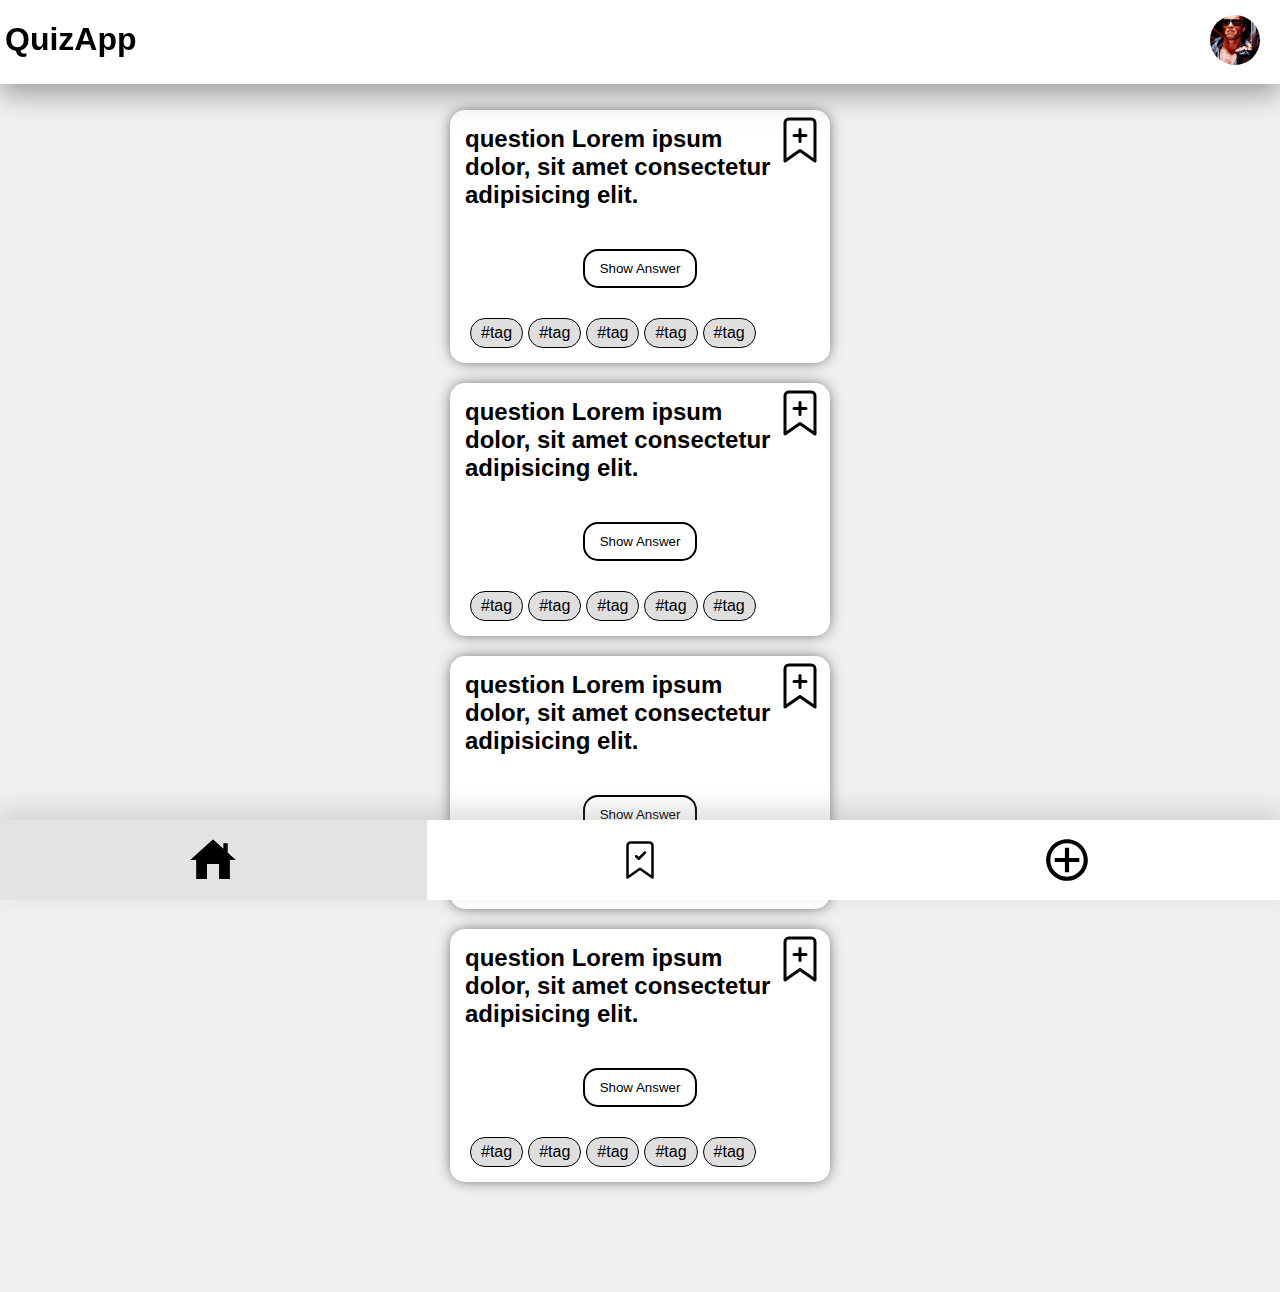
<file: index.html>
<!DOCTYPE html>
<html lang="en">
  <head>
    <meta charset="UTF-8" />
    <meta http-equiv="X-UA-Compatible" content="IE=edge" />
    <meta name="viewport" content="width=device-width, initial-scale=1.0" />
    <link rel="stylesheet" href="./css/style.css" />
    <script src="index.js" defer></script>
    <title>QuizApp</title>
  </head>
  <body>
    <header>
      <h1>QuizApp</h1>
      <a href="./profile.html">
        <img class="navButton profile" src="assets/terminator.png" alt="" />
      </a>
    </header>
    <main>
      <section class="card">
        <h2>
          question Lorem ipsum dolor, sit amet consectetur adipisicing elit.
        </h2>
        <button onclick="showAnswer(this)" class="answerButton">
          Show Answer
        </button>
        <p class="answer hidden">1111111111111111</p>
        <ul class="tags">
          <li class="tag">#tag</li>
          <li class="tag">#tag</li>
          <li class="tag">#tag</li>
          <li class="tag">#tag</li>
          <li class="tag">#tag</li>
        </ul>
        <img class="favorite" src="./assets/bookmarkPlus.svg" alt="" />
      </section>
      <section class="card">
        <h2>
          question Lorem ipsum dolor, sit amet consectetur adipisicing elit.
        </h2>
        <button onclick="showAnswer(this)" class="answerButton">
          Show Answer
        </button>
        <p class="answer hidden">1111111111111111</p>
        <ul class="tags">
          <li class="tag">#tag</li>
          <li class="tag">#tag</li>
          <li class="tag">#tag</li>
          <li class="tag">#tag</li>
          <li class="tag">#tag</li>
        </ul>
        <img class="favorite" src="./assets/bookmarkPlus.svg" alt="" />
      </section>
      <section class="card">
        <h2>
          question Lorem ipsum dolor, sit amet consectetur adipisicing elit.
        </h2>
        <button onclick="showAnswer(this)" class="answerButton">
          Show Answer
        </button>
        <p class="answer hidden">1111111111111111</p>
        <ul class="tags">
          <li class="tag">#tag</li>
          <li class="tag">#tag</li>
          <li class="tag">#tag</li>
          <li class="tag">#tag</li>
          <li class="tag">#tag</li>
        </ul>
        <img class="favorite" src="./assets/bookmarkPlus.svg" alt="" />
      </section>
      <section class="card">
        <h2>
          question Lorem ipsum dolor, sit amet consectetur adipisicing elit.
        </h2>
        <button onclick="showAnswer(this)" class="answerButton">
          Show Answer
        </button>
        <p class="answer hidden">1111111111111111</p>
        <ul class="tags">
          <li class="tag">#tag</li>
          <li class="tag">#tag</li>
          <li class="tag">#tag</li>
          <li class="tag">#tag</li>
          <li class="tag">#tag</li>
        </ul>
        <img class="favorite" src="./assets/bookmarkPlus.svg" alt="" />
      </section>
    </main>

    <footer>
      <a class="active" href="./index.html">
        <img class="navButton" src="assets/home.png" alt="" />
      </a>

      <a href="./bookmarks.html">
        <img class="navButton" src="assets/bookmarkChecked.svg" alt="" />
      </a>

      <a href="./form.html">
        <img class="navButton" src="assets/plusOutline.svg" alt="" />
      </a>
    </footer>
  </body>
</html>
</file>
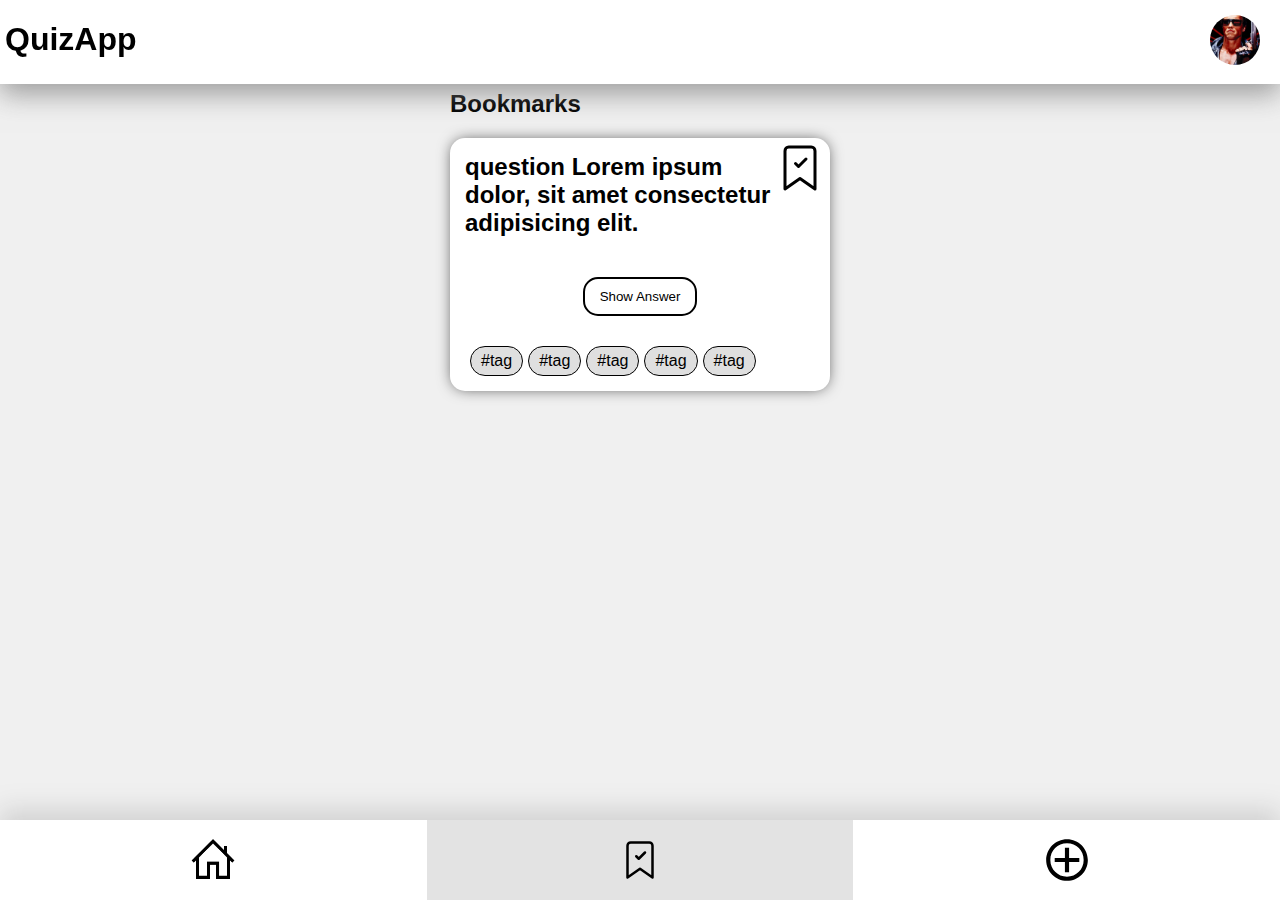
<file: bookmarks.html>
<!DOCTYPE html>
<html lang="en">
  <head>
    <meta charset="UTF-8" />
    <meta http-equiv="X-UA-Compatible" content="IE=edge" />
    <meta name="viewport" content="width=device-width, initial-scale=1.0" />
    <link rel="stylesheet" href="./css/style.css" />
    <title>QuizApp Bookmarks</title>
  </head>
  <body>
    <header>
      <h1>QuizApp</h1>
      <a href="./profile.html">
        <img class="navButton profile" src="assets/terminator.png" alt="" />
      </a>
    </header>

    <main>
      <h2>Bookmarks</h2>
      <section class="card">
        <h2>
          question Lorem ipsum dolor, sit amet consectetur adipisicing elit.
        </h2>
        <button onclick="showAnswer(this)" class="answerButton">
          Show Answer
        </button>
        <p class="answer hidden">1111111111111111</p>
        <ul class="tags">
          <li class="tag">#tag</li>
          <li class="tag">#tag</li>
          <li class="tag">#tag</li>
          <li class="tag">#tag</li>
          <li class="tag">#tag</li>
        </ul>
        <img class="favorite" src="./assets/bookmarkChecked.svg" alt="" />
      </section>
    </main>

    <footer id="navLinks">
      <a href="./index.html">
        <img class="navButton" src="assets/homeOutline.png" alt="" />
      </a>

      <a class="active" href="./bookmarks.html">
        <img class="navButton" src="assets/bookmarkChecked.svg" alt="" />
      </a>

      <a href="./form.html">
        <img class="navButton" src="assets/plusOutline.svg" alt="" />
      </a>
    </footer>
  </body>
  <script src="index.js"></script>
</html>
</file>
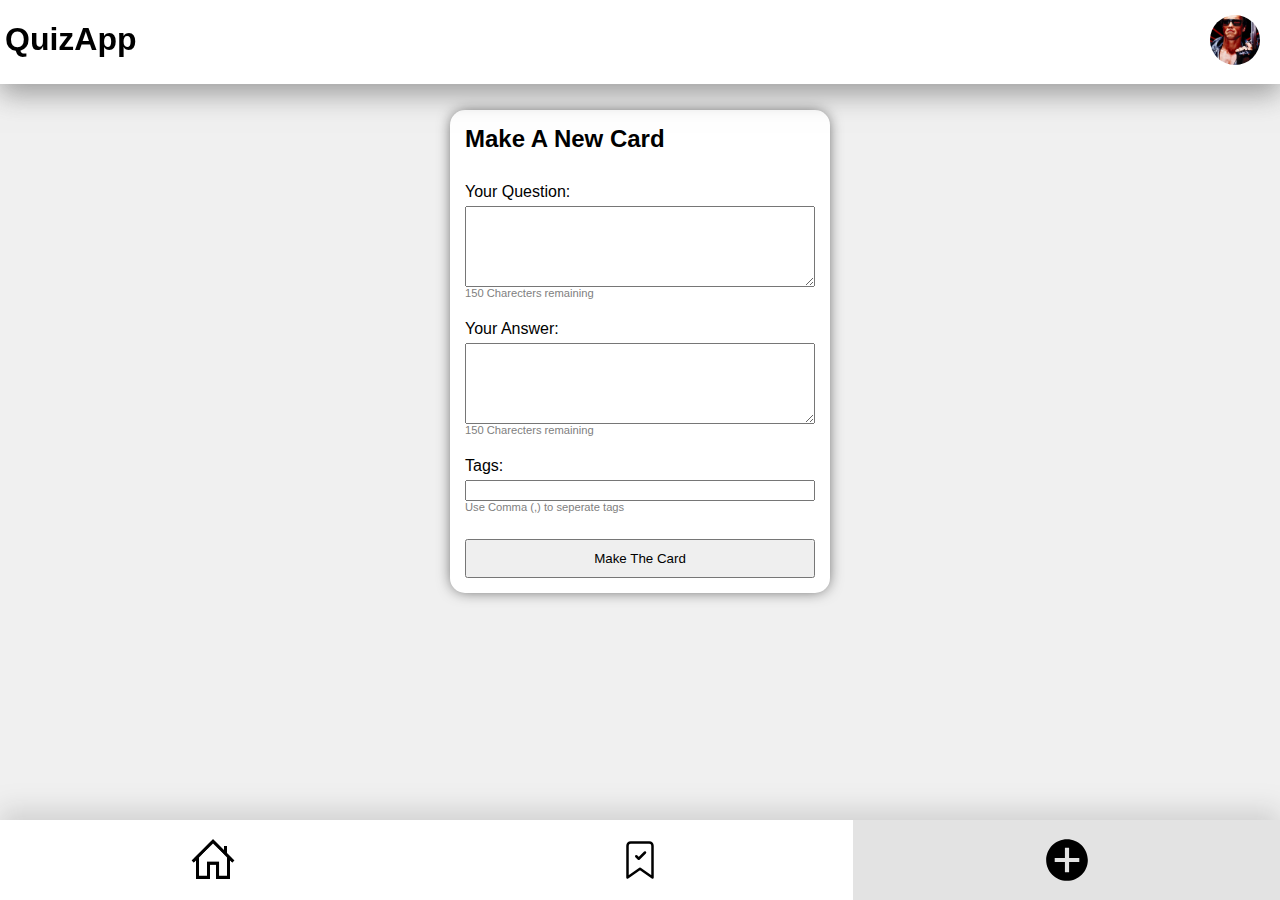
<file: form.html>
<!DOCTYPE html>
<html lang="en">
  <head>
    <meta charset="UTF-8" />
    <meta http-equiv="X-UA-Compatible" content="IE=edge" />
    <meta name="viewport" content="width=device-width, initial-scale=1.0" />
    <link rel="stylesheet" href="./css/style.css" />
    <script src="./formPage.js" defer></script>
    <script src="./index.js" defer></script>

    <title>New Card</title>
  </head>
  <body>
    <header>
      <h1>QuizApp</h1>
      <a href="/profile.html">
        <img class="navButton profile" src="assets/terminator.png" alt="" />
      </a>
    </header>
    <main>
      <section class="card">
        <h2>Make A New Card</h2>
        <form>
          <label for="question">Your Question:</label>
          <textarea
            required
            maxlength="150"
            id="question"
            name="question"
            cols="30"
            rows="5"
          ></textarea>
          <p class="charecterCounter" id="questionCharecters">
            150 Charecters remaining
          </p>
          <label for="answer">Your Answer:</label>
          <textarea
            required
            maxlength="150"
            id="answer"
            name="answer"
            cols="30"
            rows="5"
          ></textarea>
          <p class="charecterCounter" id="answerCharecters">
            150 Charecters remaining
          </p>
          <label for="tags">Tags:</label>
          <input required id="tags" name="tags" type="text" />
          <p class="charecterCounter">Use Comma (,) to seperate tags</p>
          <button id="newCardButton">Make The Card</button>
        </form>
      </section>
      <div class="newCards"></div>
    </main>

    <footer id="navLinks">
      <a href="./index.html">
        <img class="navButton" src="assets/homeOutline.png" alt="" />
      </a>

      <a href="./bookmarks.html">
        <img class="navButton" src="assets/bookmarkChecked.svg" alt="" />
      </a>

      <a class="active" href="./newCard.html">
        <img class="navButton" src="assets/plus.svg" alt="" />
      </a>
    </footer>
  </body>
</html>
</file>
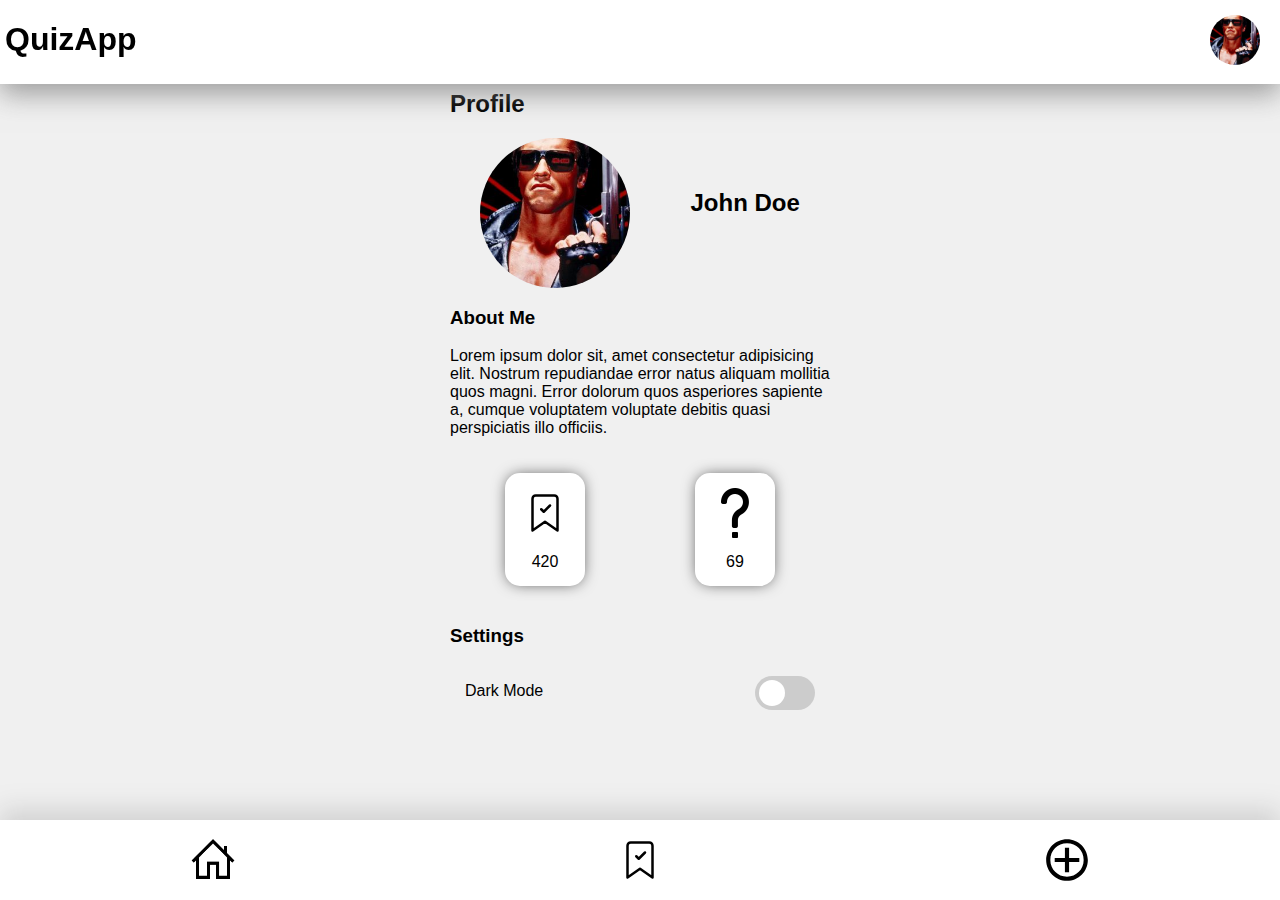
<file: profile.html>
<!DOCTYPE html>
<html lang="en">
  <head>
    <meta charset="UTF-8" />
    <meta http-equiv="X-UA-Compatible" content="IE=edge" />
    <meta name="viewport" content="width=device-width, initial-scale=1.0" />
    <link rel="stylesheet" href="./css/style.css" />
    <title>QuizApp</title>
  </head>
  <body>
    <header>
      <h1>QuizApp</h1>
      <a href="./profile.html">
        <img class="navButton profile" src="assets/terminator.png" alt="" />
      </a>
    </header>
    <main>
      <h2>Profile</h2>
      <section class="userDetails">
        <img
          class="profilePicture profile"
          src="./assets/terminator.png"
          alt="Profile Picture"
        />
        <h2>John Doe</h2>
      </section>
      <section class="aboutDetails">
        <h3>About Me</h3>
        <p>
          Lorem ipsum dolor sit, amet consectetur adipisicing elit. Nostrum
          repudiandae error natus aliquam mollitia quos magni. Error dolorum
          quos asperiores sapiente a, cumque voluptatem voluptate debitis quasi
          perspiciatis illo officiis.
        </p>
        <div class="statistics">
          <div class="card">
            <img src="./assets/bookmarkChecked.svg" alt="" />
            <p class="stats">420</p>
          </div>
          <div class="card">
            <img src="./assets/questionMark.png" alt="" />
            <p class="stats">69</p>
          </div>
        </div>
      </section>
      <section>
        <h3>Settings</h3>
        <div class="setting">
          <p>Dark Mode</p>
          <label class="switch">
            <input id="darkToggle" type="checkbox" />
            <span class="slider round"></span>
          </label>
        </div>
      </section>
    </main>
    <footer id="navLinks">
      <a href="./index.html">
        <img class="navButton" src="assets/homeOutline.png" alt="" />
      </a>

      <a href="./bookmarks.html">
        <img class="navButton" src="assets/bookmarkChecked.svg" alt="" />
      </a>

      <a href="./form.html">
        <img class="navButton" src="assets/plusOutline.svg" alt="" />
      </a>
    </footer>
  </body>
  <script src="index.js"></script>
</html>
</file>
<file: css/style.css>
@import url("./globalStyle.css");
@import url("./profilePageStyle.css");
@import url("./indexPageStyle.css");
@import url("./formPageStyle.css");
</file>
